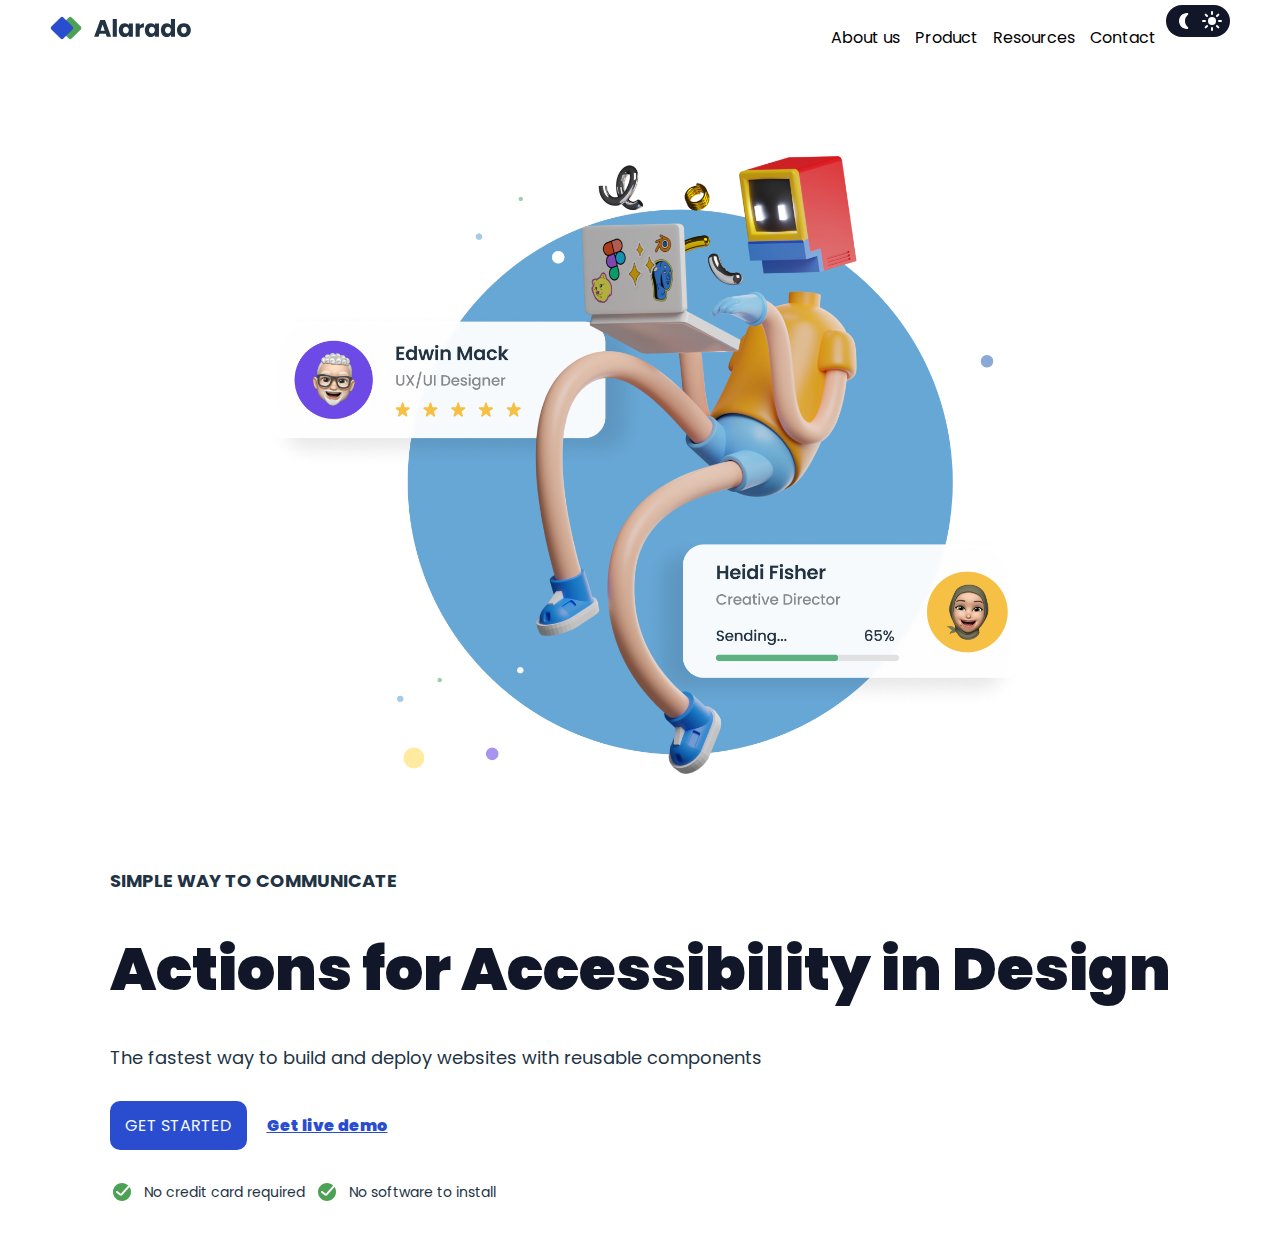
<file: public/Responsive-Homepage/index.html>
<!DOCTYPE html>
<html lang="en">
<head>
    <meta charset="UTF-8">
    <meta name="viewport" content="width=device-width, initial-scale=1.0">
    <title>Homepage Design</title>
    <link rel="preconnect" href="https://fonts.googleapis.com">
    <link rel="preconnect" href="https://fonts.gstatic.com" crossorigin>
    <link href="https://fonts.googleapis.com/css2?family=Poppins&display=swap" rel="stylesheet">
    <link href="https://cdn.jsdelivr.net/npm/bootstrap@5.3.2/dist/css/bootstrap.min.css" rel="stylesheet" integrity="sha384-T3c6CoIi6uLrA9TneNEoa7RxnatzjcDSCmG1MXxSR1GAsXEV/Dwwykc2MPK8M2HN" crossorigin="anonymous">
    <script src="https://cdn.jsdelivr.net/npm/bootstrap@5.3.2/dist/js/bootstrap.bundle.min.js" integrity="sha384-C6RzsynM9kWDrMNeT87bh95OGNyZPhcTNXj1NW7RuBCsyN/o0jlpcV8Qyq46cDfL" crossorigin="anonymous"></script>
    <link rel="stylesheet" href="./styles.css">
    <script src="script.js"></script>
</head>
<body>
    <div class="container">
        <img src="./images/alarado-icon-homepage.svg" alt="Logo Icon" id="logo">
        <img class="logo logo-light" src="images/alarado-icon-homepage-light.svg" alt="Logo Icon" id="logo-light">
        <div class="navbar">       
            <ul class="links">
                <li>About us</li>
                <li>Product</li>
                <li>Resources</li>
                <li>Contact</li>
            </ul>
            <button id="dark-mode" onclick="darkMode()">
                <svg width="24" height="24" viewBox="0 0 24 24" fill="#FFF" xmlns="http://www.w3.org/2000/svg">
                    <path fill-rule="evenodd" clip-rule="evenodd" d="M15 4C15.292 4 15.438 4 15.5781 4.04183C16.192 4.22522 16.4775 4.93111 16.1637 5.48976C16.0921 5.61719 15.8744 5.82779 15.4389 6.249C13.935 7.70352 13 9.74257 13 12C13 14.2574 13.935 16.2965 15.4389 17.751C15.8744 18.1722 16.0921 18.3828 16.1637 18.5102C16.4775 19.0689 16.192 19.7748 15.5781 19.9582C15.438 20 15.292 20 15 20V20C10.5817 20 7 16.4183 7 12C7 7.58172 10.5817 4 15 4V4Z" fill="#fff"/>
                </svg>
                <svg width="24" height="24" viewBox="0 0 24 24" fill="#fff" xmlns="http://www.w3.org/2000/svg">
                    <circle cx="12" cy="12" r="4" fill="#fff"/>
                    <path d="M12 5V3" stroke="#fff" stroke-width="2" stroke-linecap="round"/>
                    <path d="M12 21V19" stroke="#fff" stroke-width="2" stroke-linecap="round"/>
                    <path d="M16.9498 7.04996L18.364 5.63574" stroke="#fff" stroke-width="2" stroke-linecap="round"/>
                    <path d="M5.63608 18.3644L7.05029 16.9502" stroke="#fff" stroke-width="2" stroke-linecap="round"/>
                    <path d="M19 12L21 12" stroke="#fff" stroke-width="2" stroke-linecap="round"/>
                    <path d="M3 12L5 12" stroke="#fff" stroke-width="2" stroke-linecap="round"/>
                    <path d="M16.9498 16.95L18.364 18.3643" stroke="#fff" stroke-width="2" stroke-linecap="round"/>
                    <path d="M5.63608 5.63559L7.05029 7.0498" stroke="#fff" stroke-width="2" stroke-linecap="round"/>
                </svg>
            </button>
            <nav class="navbar navbar-expand-lg navbar-dark bg-secondary" aria-label="Fifth navbar example">
                <div class="container-fluid">
                  <button class="navbar-toggler" type="button" data-bs-toggle="collapse" data-bs-target="#navbarsExample05" aria-controls="navbarsExample05" aria-expanded="false" aria-label="Toggle navigation">
                    <span class="navbar-toggler-icon"></span>
                  </button>
            
                  <div class="collapse navbar-collapse" id="navbarsExample05">
                    <ul class="links navbar-nav me-auto mb-2 mb-lg-0">
                      <li class="nav-item">
                        <a class="nav-link active">About Us</a>
                      </li>
                      <li class="nav-item">
                        <a class="nav-link">Product</a>
                      </li>
                      <li class="nav-item">
                        <a class="nav-link">Resources</a>
                      </li>
                      <li class="nav-item">
                        <a class="nav-link">Contact</a>
                      </li>
                      <li class="nav-item">
                        <button id="dark-mode-collapsed" onclick="darkMode()">
                            <svg width="24" height="24" viewBox="0 0 24 24" fill="#FFF" xmlns="http://www.w3.org/2000/svg">
                                <path fill-rule="evenodd" clip-rule="evenodd" d="M15 4C15.292 4 15.438 4 15.5781 4.04183C16.192 4.22522 16.4775 4.93111 16.1637 5.48976C16.0921 5.61719 15.8744 5.82779 15.4389 6.249C13.935 7.70352 13 9.74257 13 12C13 14.2574 13.935 16.2965 15.4389 17.751C15.8744 18.1722 16.0921 18.3828 16.1637 18.5102C16.4775 19.0689 16.192 19.7748 15.5781 19.9582C15.438 20 15.292 20 15 20V20C10.5817 20 7 16.4183 7 12C7 7.58172 10.5817 4 15 4V4Z" fill="#fff"/>
                            </svg>
                            <svg width="24" height="24" viewBox="0 0 24 24" fill="#fff" xmlns="http://www.w3.org/2000/svg">
                                <circle cx="12" cy="12" r="4" fill="#fff"/>
                                <path d="M12 5V3" stroke="#fff" stroke-width="2" stroke-linecap="round"/>
                                <path d="M12 21V19" stroke="#fff" stroke-width="2" stroke-linecap="round"/>
                                <path d="M16.9498 7.04996L18.364 5.63574" stroke="#fff" stroke-width="2" stroke-linecap="round"/>
                                <path d="M5.63608 18.3644L7.05029 16.9502" stroke="#fff" stroke-width="2" stroke-linecap="round"/>
                                <path d="M19 12L21 12" stroke="#fff" stroke-width="2" stroke-linecap="round"/>
                                <path d="M3 12L5 12" stroke="#fff" stroke-width="2" stroke-linecap="round"/>
                                <path d="M16.9498 16.95L18.364 18.3643" stroke="#fff" stroke-width="2" stroke-linecap="round"/>
                                <path d="M5.63608 5.63559L7.05029 7.0498" stroke="#fff" stroke-width="2" stroke-linecap="round"/>
                            </svg>
                        </button>
                      </li>
                    </ul>
                  </div>
                </div>
            </nav>
        </div>
    </div>
    <div class="container-main">
        <div class="grid-left">
            <h6>SIMPLE WAY TO COMMUNICATE</h6>
            <h1>Actions for Accessibility in Design</h1>
            <p>The fastest way to build and deploy websites with reusable components</p>
            <div class="button-section">
                <button>GET STARTED</button>
                <a>Get live demo</a>
            </div>
            <div class="footer">
                <svg width="24" height="24" viewBox="0 0 24 24" fill="currentColor" xmlns="http://www.w3.org/2000/svg">
                    <path fill-rule="evenodd" clip-rule="evenodd" d="M12 21C16.9706 21 21 16.9706 21 12C21 10.1666 20.4518 8.46124 19.5103 7.03891L12.355 14.9893C11.6624 15.7589 10.4968 15.8726 9.66844 15.2513L6.4 12.8C5.95817 12.4686 5.86863 11.8418 6.2 11.4C6.53137 10.9582 7.15817 10.8686 7.6 11.2L10.8684 13.6513L18.214 5.48955C16.5986 3.94717 14.4099 3 12 3C7.02944 3 3 7.02944 3 12C3 16.9706 7.02944 21 12 21Z" fill="#4CA154"/>
                </svg>
                <p>No credit card required</p>
                <svg width="24" height="24" viewBox="0 0 24 24" fill="currentColor" xmlns="http://www.w3.org/2000/svg">
                    <path fill-rule="evenodd" clip-rule="evenodd" d="M12 21C16.9706 21 21 16.9706 21 12C21 10.1666 20.4518 8.46124 19.5103 7.03891L12.355 14.9893C11.6624 15.7589 10.4968 15.8726 9.66844 15.2513L6.4 12.8C5.95817 12.4686 5.86863 11.8418 6.2 11.4C6.53137 10.9582 7.15817 10.8686 7.6 11.2L10.8684 13.6513L18.214 5.48955C16.5986 3.94717 14.4099 3 12 3C7.02944 3 3 7.02944 3 12C3 16.9706 7.02944 21 12 21Z" fill="#4CA154"/>
                </svg>
                <p>No software to install</p>
            </div>
        </div>
        <div class="grid-right">
            <img src="./images/hero-image-simple-homepage.png" alt="Robot Floating in Space">
        </div>
    </div>
</body>
</html>
</file>
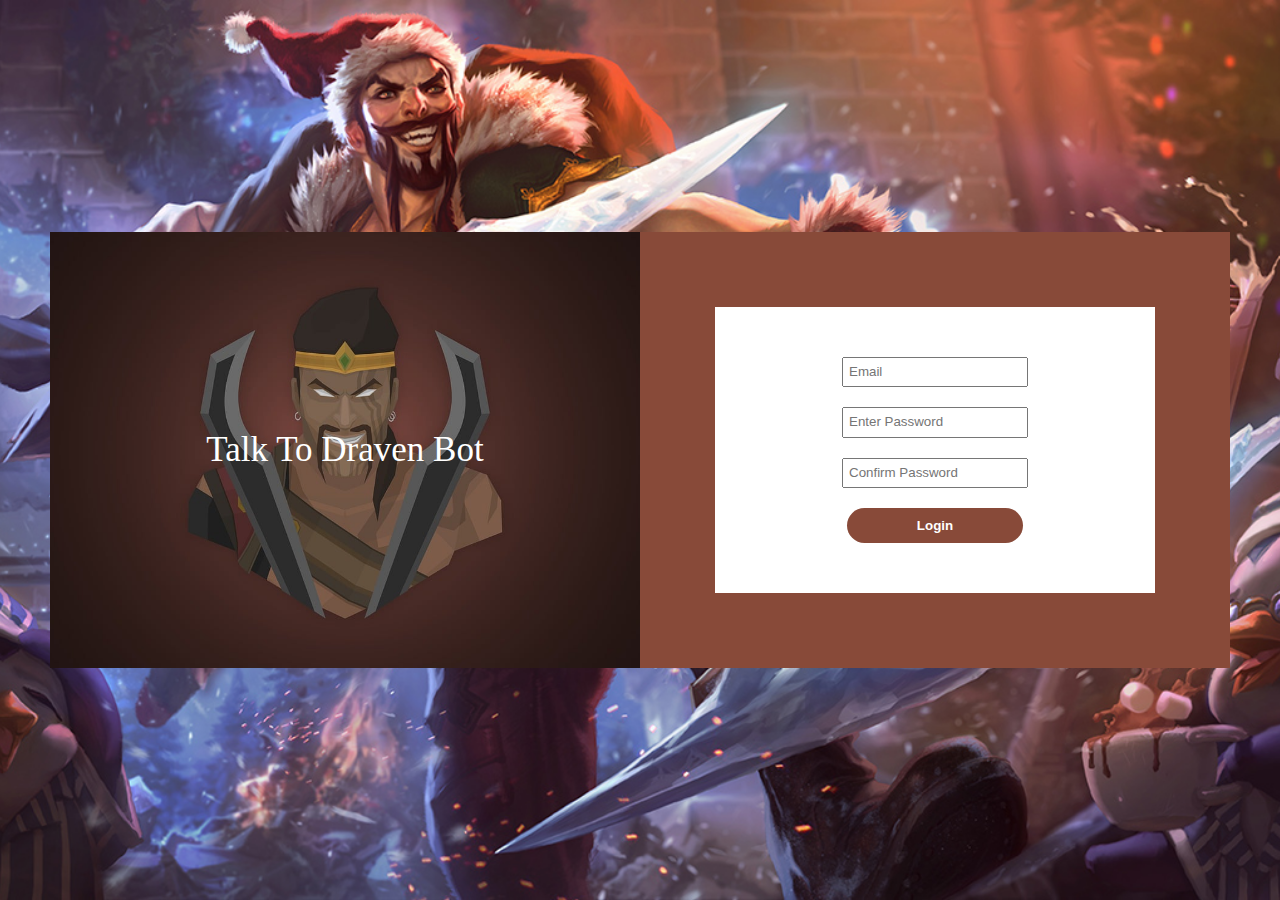
<file: public/Sign Up Page/index.html>
<!DOCTYPE html>
<html lang="en">
<head>
    <meta charset="UTF-8">
    <meta name="viewport" content="width=device-width, initial-scale=1.0">
    <title>Draven ChatBot</title>
    <link href="./styles.css" rel="stylesheet">
    <script src="script.js"></script>
</head>
<body>    
    <div class="form-container">
        <div class="image-container">
            <img src="./images/logo.jpg" alt="Image of Draven">
            <div class="left-info">
                <p>Talk To Draven Bot</p>
            </div>  
        </div>
        <div class="right-info">
            <form method="post" action="#">
                <input type="text" id="email" placeholder="Email" required>
                <input type="password" id="password" placeholder="Enter Password" required>
                <input type="password" id="confirm-password" placeholder="Confirm Password" required>
                <button class="signup-button" onclick="login(event)">Login</button>
            </form>
        </div>
        <div class="chatbot-container" id="chatbotContainer">
            <div class="chatbot">
                <h2>Welcome to the League of Draven</h2>
                <div id="chat"></div>
                <input type="text" id="userInput" placeholder="Send a message..." onkeypress="sendWithEnter(event)">
                <button onclick="sendMessage()">Send</button>
            </div>
        </div>
    </div>
</body>
</html>
</file>
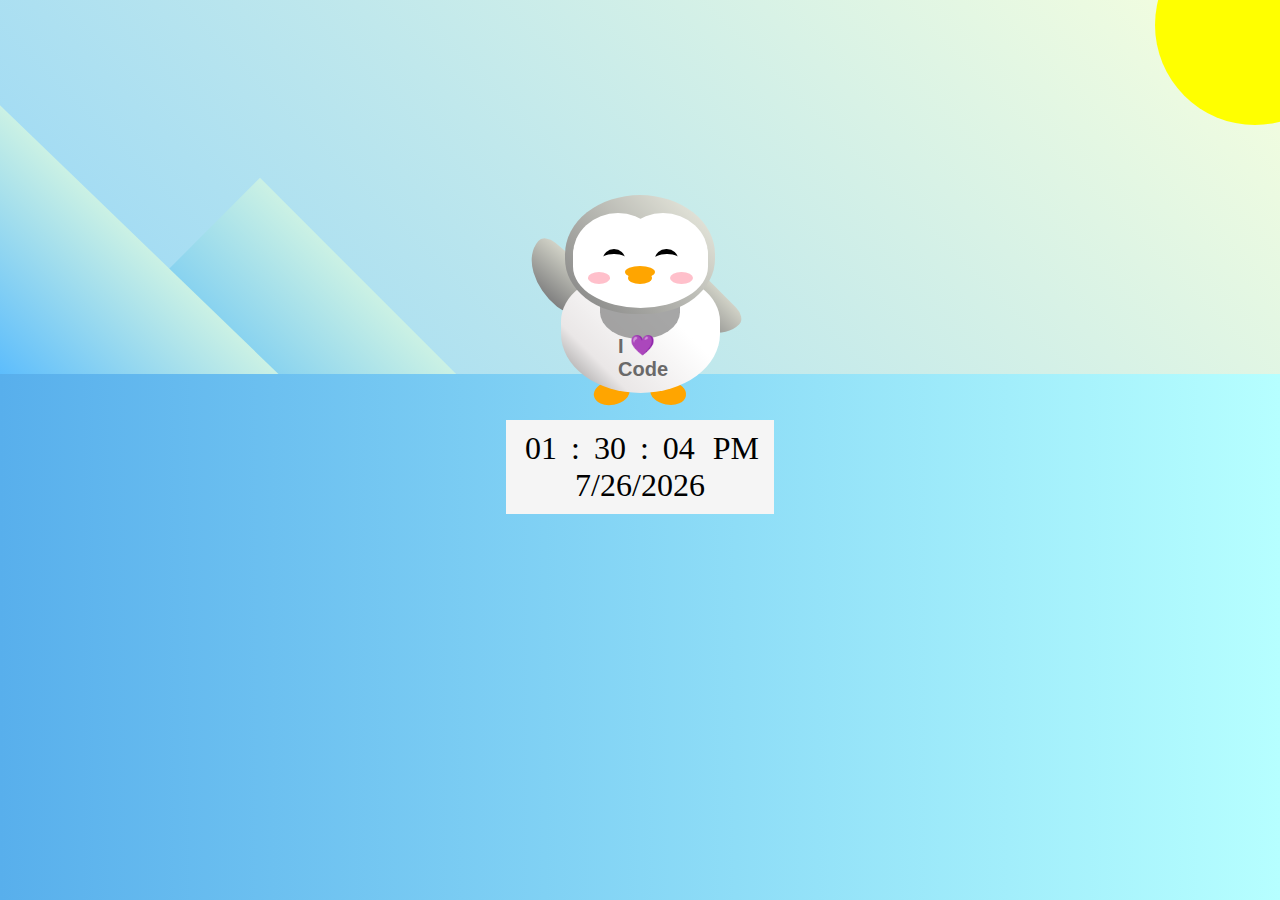
<file: public/Penguin/penguin.html>
<!DOCTYPE html>
<html lang="en">
  <head>
    <meta charset="UTF-8" />
    <link rel="stylesheet" href="./styles.css" />
    <script src="clock.js"></script>
    <title>Penguin</title>
    <meta name="viewport" content="width=device-width, initial-scale=1.0" />
  </head>

  <body>
    <div class="clock">
      <div class="clock-box"></div>
        <span id="hours">&nbsp;</span>
        <span>:</span>
        <span id="minutes">&nbsp;</span>
        <span>:</span>
        <span id="seconds">&nbsp;</span>&nbsp;
        <span id="ampm">&nbsp;</span><br>
        <span id="todays"></span>
      </div>
    </div>
    <div class="left-mountain"></div>
    <div class="back-mountain"></div>
    <div class="sun"></div>
    <div class="penguin">
      <div class="penguin-head">
        <div class="face left"></div>
        <div class="face right"></div>
        <div class="chin"></div>
        <div class="eye left">
          <div class="eye-lid"></div>
        </div>
        <div class="eye right">
          <div class="eye-lid"></div>
        </div>
        <div class="blush left"></div>
        <div class="blush right"></div>
        <div class="beak top"></div>
        <div class="beak bottom"></div>
      </div>
      <div class="shirt">
        <div>💜</div>
        <p>I Code</p>
      </div> 
      <div class="penguin-body">
        <div class="arm left"></div>
        <div class="arm right"></div>
        <div class="foot left"></div>
        <div class="foot right"></div>
      </div>
    </div>

    <div class="ground"></div>
  </body>
</html>
</file>
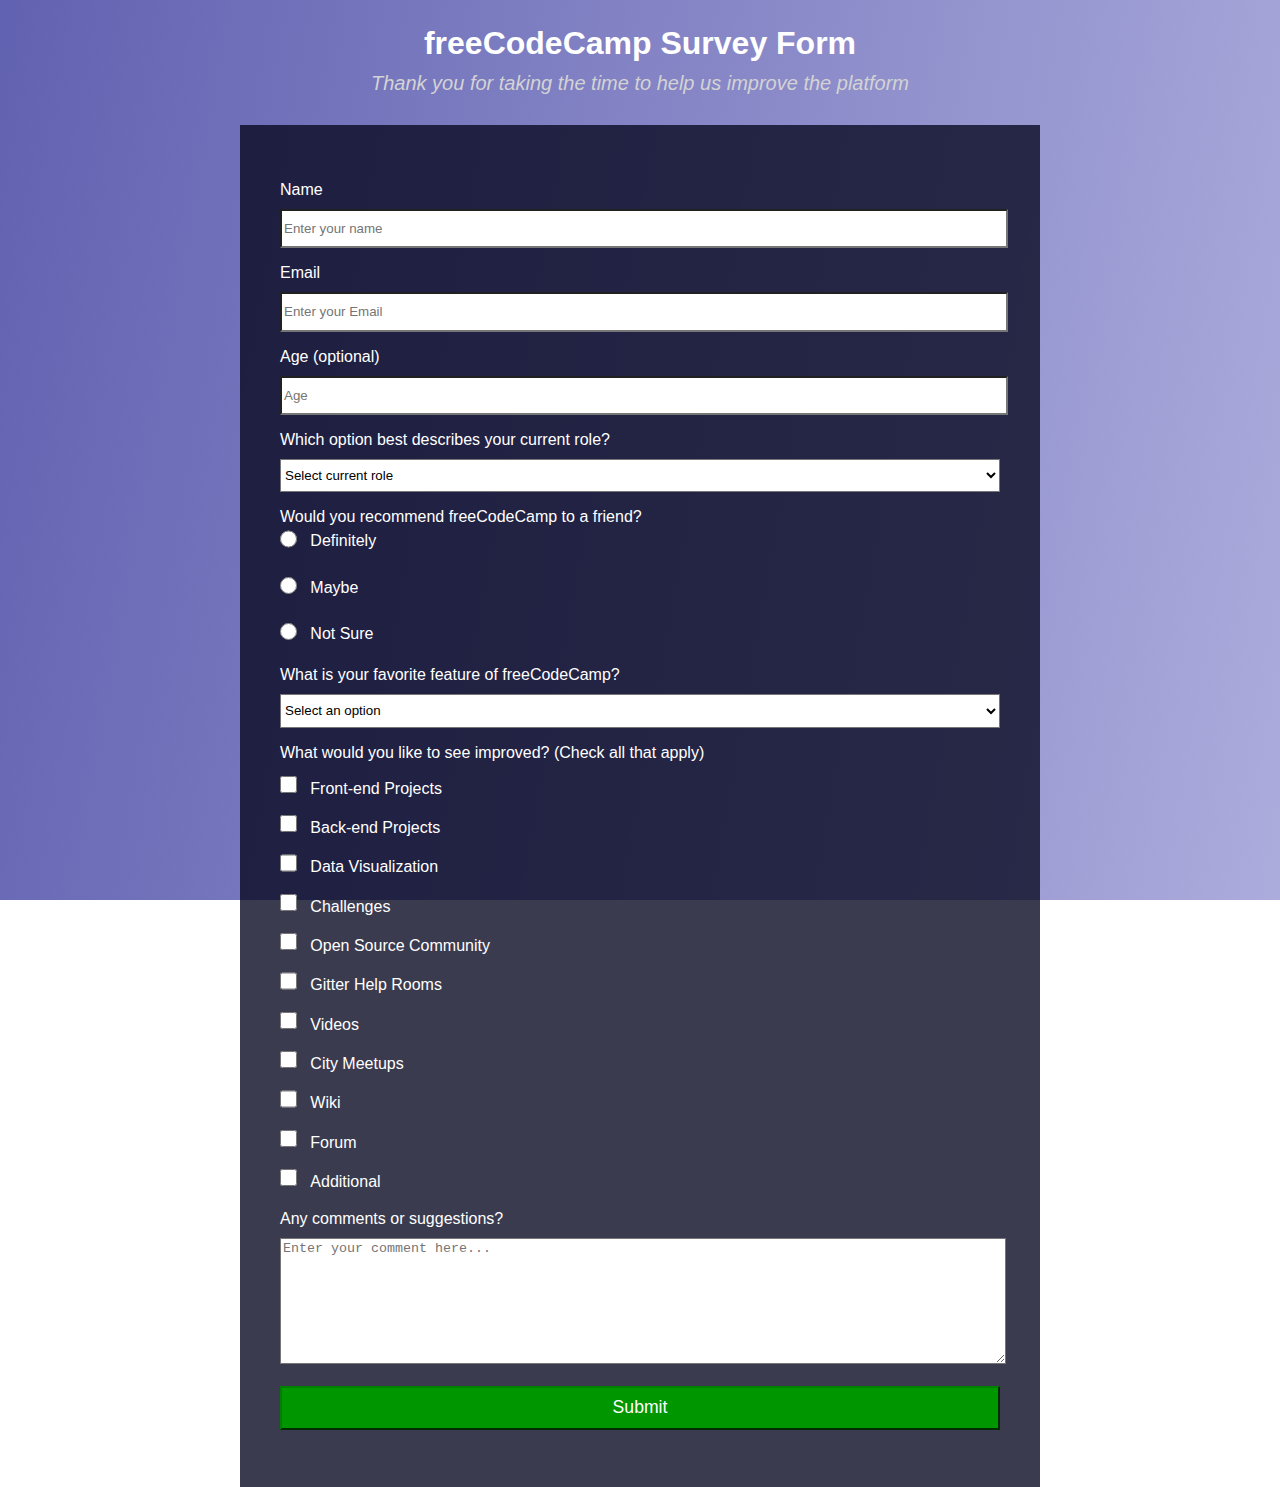
<file: public/Survey Form/SurveyForm.html>
<!DOCTYPE html>
<html lang="en">
  <head>
    <meta charset="utf-8">
    <meta name="viewport" content="width=device-width, initial-scale=1.0">
    <title>Survey Form</title>
    <link rel="stylesheet" href="styles.css">
  </head>
  <body>
    <h1 id="title">freeCodeCamp Survey Form</h1>

    <p id="description">Thank you for taking the time to help us improve the platform</p>

    <form id="survey-form">
      <label id="name-label">Name <input type="text" id="name" placeholder="Enter your name" required></label>
      <label id="email-label">Email<input type="email" id="email" placeholder="Enter your Email" required></label>
      <label id="number-label">Age (optional)<input id="number" type="number" min="13" max="100" placeholder="Age"></label>

      <label for="dropdown" name="dropdown">Which option best describes your current role?
        <select id="dropdown">
          <option>Select current role</option>
          <option>Student</option>
          <option>Full Time Job</option>
          <option>Full Time Learner</option>
          <option>Prefer not to say</option>
          <option>Other</option>
        </select>
      </label>

      <label for="recommend" class="recommend">Would you recommend freeCodeCamp to a friend?</label>
        <label for="yes"><input type="radio" name="recommend" value="yes" class="inline"/>Definitely</label>
        <label for="maybe"><input type="radio" name="recommend" value="maybe" class="inline"/>Maybe</label>
        <label for="no"><input type="radio" name="recommend" value="no" class="inline"/>Not Sure</label>

      <label for="second-dropdown" name="second-dropdown">What is your favorite feature of freeCodeCamp?
        <select id="second-dropdown">
          <option>Select an option</option>
          <option>Challenges</option>
          <option>Projects</option>
          <option>Community</option>
          <option>Open Source</option>
        </select>
      </label>

      <label for="improvement">What would you like to see improved? (Check all that apply)
        <label for="front-end">
          <input id="front-end" type="checkbox" name="front-end" value="front-end" class="inline">Front-end Projects</label>

        <label for="back-end">
          <input id="back-end" type="checkbox" name="back-end" value="back-end" class="inline">Back-end Projects</label>

        <label for="data-visualization">
          <input id="data-visualization" type="checkbox" name="data-visualization" value="data-visualization" class="inline">Data Visualization</label>

        <label for="challenges">
          <input id="challenges" type="checkbox" name="challenges" value="challenges" class="inline">Challenges</label>

        <label for="open-source">
          <input id="open-source" type="checkbox" name="open-source" value="open-source" class="inline">Open Source Community</label>

        <label for="help-rooms">
          <input id="help-rooms" type="checkbox" name="help-rooms" value="help-rooms" class="inline">Gitter Help Rooms</label>

        <label for="videos">
          <input id="videos" type="checkbox" name="videos" value="videos" class="inline">Videos</label>

        <label for="city-meetups">
          <input id="city-meetups" type="checkbox" name="city-meetups" value="city-meetups" class="inline">City Meetups</label>

        <label for="wiki">
          <input id="wiki" type="checkbox" name="wiki" value="wiki" class="inline">Wiki</label>

        <label for="forum">
          <input id="forum" type="checkbox" name="forum" value="forum" class="inline">Forum</label>

        <label for="additional">
          <input id="additional" type="checkbox" name="additional" value="additional" class="inline">Additional</label>
      </label>

      <label for="comments">Any comments or suggestions?
        <textarea rows="8" cols="65" placeholder="Enter your comment here..."></textarea>
      </label>

      <input type="submit" id="submit">
    </form>
  </body>
</html>
</file>
<file: public/Responsive-Homepage/styles.css>
* {
    margin: 0;
    padding: 0;
    box-sizing: border-box;
    font-family: 'Poppins', sans-serif;
}

body {
    min-height: 100vh;
    min-width: 100vw;
    overflow-x: hidden;
}

.container {
    width: 100%;
    padding: 5px 50px;
    display: flex;
    justify-content: space-between;
    align-items: center;
}


.navbar {
    display: flex;
}

.links {
    list-style-type: none;
    display: flex;
    justify-content: center;
    align-items: center;
}

.links > li {
    margin-left: 15px;
    margin-top: 20px
}

.links > li:last-of-type {
    margin-right: 10px;
}

#dark-mode {
    background-color: #111729;
    width: 4rem;
    height:1rem;
    gap: .2rem;
    padding: 1rem .2rem;
    border-radius: 1rem;
    display: flex;
    justify-content: center;
    align-items: center;
    cursor: pointer;
}

.container-main {
    font-family: 'Poppins', sans-serif;
    display: flex;
    flex-direction: row;
}

.grid-left {
    display: flex;
    flex-direction: column;
    align-items: flex-start;
    justify-content: center;
    flex-wrap: wrap;
    gap: 30px;
    margin-top: 0px;
    margin-left: 50px;
}

.grid-left > h6, p {
    font-size: 18px;
    color: #223344;
}

.grid-left > h1 {
    font-size: 60px;
    color: #111729;
    font-weight: 900;
}

.button-section {
    display: flex;
    align-items: center;
    gap: 20px;
}

.button-section > a {
    text-decoration: underline;
    font-weight: 900;
    color:#2A4DD0;
    cursor: pointer;
}

button {
    color: #F2F9FE;
    font-size: 16px;
    padding: 12px 15px;
    border-radius: 10px;
    border: none;
    background-color: #2A4DD0;
    cursor: pointer;
}

.grid-right {
    margin: 0px 50px 0px 0px;
}

.grid-right > img {
    height: 100%;
    width: 100%;
    object-fit: contain;
}

.footer {
    display: flex;
    align-items: center;
    gap: 10px;
    margin-bottom: 50px;
}

svg {
    color: #4CA154;
}

.footer > p {
    font-size: 14px;
}

#logo-light {
    display: none;
}

.dark-mode {
    background-color: #111729;
    color: white;
}

.dark-mode > #logo {
    display: none;
}

.dark-mode > #logo-light {
    display: block;
}

.dark-mode > p {
    color: #ffffff;
}

.dark-mode > h6 {
    color: white;
}

.dark-mode > h1 {
    color: white;
}

.dark-mode > #dark-mode {
    background-color: #909193;
}


@media (max-width: 1280px) {
    .container-main {
        display: flex;
        flex-direction: column-reverse;
        align-items: center;
        justify-content: center;
    }

    .grid-right {
        align-self: flex-start;
        margin: 50px 250px;
    }

    .grid-left {
        align-self: center;
        margin: 0;
        margin-left: auto;
        margin-right: auto;
    }
    
    .grid-left > h1 {
        font-size: 60px;
        font-weight: 900;
    }
}

@media (max-width: 1000px) {
    .grid-left {
        flex-basis: 400px;
        margin-top: 50px;
        margin-bottom: 150px;
    }

    .grid-left > h6, p {
        font-size: 15px;
    }
    
    .grid-left > h1 {
        font-size: 45px;
        font-weight: 900;
    }

    .grid-right {
       margin-bottom: 150px;
    }
}

@media (max-width: 850px) {
    .grid-left {
        margin: 50px 0 50px 50px;
    }

    .grid-right {
        margin-bottom: 50px;
    } 
}

@media (max-width: 770px) {
    .navbar > .links {
        display: none;
    }

    .grid-right {
        margin-left: 50px;
        margin-right: 50px;
    }

    .grid-left > h6, p {
        font-size: 18px;
    }
    
    .grid-left > h1 {
        font-size: 60px;
        font-weight: 900;
    }
    
    #dark-mode {
        display: none;
    }

    #dark-mode-collapsed {
        background-color: #909193;
        width: 3rem;
        height: 1.5rem;
        gap: .2rem;
        padding: .8rem .3rem;
        border-radius: 1rem;
        display: flex;
        justify-content: space-between;
        align-items: center;
    }

}

@media (min-width: 770px) {
    nav {
        display: none !important;
    }
}

@media (max-width: 300px) {
    .grid-left {
        gap: 15px;
    }
    .grid-left > h6, p {
        font-size: 7px;
    }
    
    .grid-left > h1 {
        font-size: 15px;
        font-weight: 900;
    }
}
</file>
<file: public/Sign Up Page/styles.css>
* {
    margin: 0;
    padding: 0;
    box-sizing: border-box;
}

body {
    background-color: #397e88;
    display: flex;
    flex-direction: column;
    align-items: center;
    justify-content: center;
    background-image: url(./images/santa-draven.jpg);
    background-position: center center;
    background-repeat: no-repeat;
    background-attachment: fixed;
    background-size: cover;
    height: 100vh;
}

.image-container {
    position: relative;
    text-align: center;
    color: #fff;
}

.left-info {
    position: absolute;
    top: 50%;
    left: 50%;
    transform: translate(-50%, -50%);
}

p {
    font-size: 35px;
}

img {
    position: relative;
    height: 100%;
    width: 100%;
    object-fit: cover;
}

.form-container {
    display: grid;
    grid-template-columns: 1fr 1fr;
    grid-template-rows: 1fr;
    margin: 50px;
    background-color: #884A39;
}

form {
    display: flex;
    flex-direction: column;
    justify-content: center;
    align-items: center;
    margin: 75px 75px 75px 75px;
    padding: 50px;
    gap: 20px;
    background-color: #fff;
}


h1 {
    margin-left: 40px;
}

input {
    line-height: 2em;
    padding-left: 5px;
}

button {
    border: none;
    padding: 10px;
    padding-left: 70px;
    padding-right: 70px;
    border-radius: 25px;
    background-color: #884A39;
    color: #fff;
    font-weight: 900;
}

.chatbot-container {
    display: none;
}

.chatbot {
    display: flex;
    flex-direction: column;
    justify-content: center;
    align-items: center;
}

.chatbot > div {
    background-color: #fff;
}

.chatbot > h2 {
    color:#fff;
    text-align: center;
    width: 100%;
    margin-top: 15px;
}

#chat {
    width: 90%;
    margin: 15px auto 15px auto;
}

#userInput {
    width: 50%;
}

.user-message {
    width: 50%;
    float: left;
    clear: both;
}

.chatbot-message {
    width: 50%;
    float: right;
    clear: both;
    overflow: hidden;
}

.chatbot-container button {
    background-color: #fff;
    color:#884A39;
    padding: 5px 20px 5px 20px;
    margin-top: 15px;
    margin-bottom: 15px;
}

@media (max-width: 768px) {
    p {
        font-size: 20px;
    }

    .form-container {
        display: flex;
        flex-direction: column;
        align-items: center;
        justify-content: center;
        width: 70%;
    }

    form {
        width: 100%;
        margin-top: 50px;
        margin-left: auto;
        padding: 15px 10px 15px 10px;
    }

    input {
        line-height: 1em;
    }

    button {
        width: 80%;
        font-weight: 600;
        padding: 15px;
    }
}

@media (max-width: 530px) {
    form {
        margin-right: auto;
    }
}

@media (max-width: 300px) {
    form {
        width: 70%;
    }

    input {
        width: 90%;
    }

    p {
        font-size: 12px;
    }
}
</file>
<file: public/Penguin/styles.css>
:root {
    --penguin-face: white;
    --penguin-picorna: orange;
    --penguin-skin: gray;
}

body {
    background: linear-gradient(45deg, rgb(118, 201, 255), rgb(247, 255, 222));
    margin: 0;
    padding: 0;
    width: 100%;
    height: 100vh;
    overflow: hidden;
    display: flex;
    flex-direction: column;
    align-items: center;
}

.clock {
    text-align: center;
    background-color: whitesmoke;
    padding: 10px;
    position: relative;
    top: 420px;
    z-index: 4;
}

.clock-box {
    display: inline-block;
    justify-content: center;
    align-items: center;
}


span {
    color: black;
    font-size: 2rem;
    margin: 0 5px;
}



.left-mountain {
    width: 300px;
    height: 300px;
    background: linear-gradient(rgb(203, 241, 228), rgb(80, 183, 255));
    position: absolute;
    transform: skew(0deg, 44deg);
    z-index: 2;
    left: 0px;
    margin-top: 250px;
}

.back-mountain {
width: 300px;
height: 300px;
background: linear-gradient(rgb(203, 241, 228), rgb(47, 170, 255));
position: absolute;
z-index: 1;
transform: rotate(45deg);
left: 110px;
top: 240px;
}

.sun {
width: 200px;
height: 200px;
background-color: yellow;
position: absolute;
border-radius: 50%;
top: -75px;
right: -75px;
}

.penguin {
width: 300px;
height: 300px;
margin: auto;
margin-top: 75px;
z-index: 4;
position: relative;
transition: transform 1s ease-in-out 0ms;
}

.penguin * {
position: absolute;
}

.penguin:active {
transform: scale(1.5);
cursor: not-allowed;
}

.penguin-head {
width: 50%;
height: 45%;
background: linear-gradient(
    45deg,
    var(--penguin-skin),
    rgb(239, 240, 228)
);

border-radius: 70% 70% 65% 65%;
top: 10%;
left: 25%;
z-index: 1;
}

.face {
width: 60%;
height: 70%;
background-color: var(--penguin-face);
border-radius: 70% 70% 60% 60%;
top: 15%;
}

.face.left {
left: 5%;
}

.face.right {
right: 5%;
}

.chin {
width: 90%;
height: 70%;
background-color: var(--penguin-face);
top: 25%;
left: 5%;
border-radius: 70% 70% 100% 100%;
}

.eye {
width: 15%;
height: 17%;
background-color: black;
top: 45%;
border-radius: 50%;
}

.eye.left {
left: 25%;
}

.eye.right {
right: 25%;
}

.eye-lid {
width: 150%;
height: 100%;
background-color: var(--penguin-face);
top: 25%;
left: -23%;
border-radius: 50%;
}

.blush {
width: 15%;
height: 10%;
background-color: pink;
top: 65%;
border-radius: 50%;
}

.blush.left {
left: 15%;
}

.blush.right {
right: 15%;
}

.beak {
height: 10%;
background-color: var(--penguin-picorna);
border-radius: 50%;
}

.beak.top {
width: 20%;
top: 60%;
left: 40%;
}

.beak.bottom {
width: 16%;
top: 65%;
left: 42%;
}

.shirt {
font: bold 20px Helvetica, sans-serif;
top: 146px;
left: 128px;
z-index: 1;
color: #6a6969;
}

.shirt div {
font-weight:  initial;
top: 18px;
left: 12px;
}

.penguin-body {
width: 53%;
height: 45%;
background: linear-gradient(
    45deg,
    rgb(134, 133, 133) 0%,
    rgb(234, 231, 231) 25%,
    white 67%
);
border-radius: 80% 80% 100% 100%;
top: 40%;
left: 23.5%;
}

.penguin-body::before {
content: "";
position: absolute;
width: 50%;
height: 45%;
background-color: var(--penguin-skin);
top: 10%;
left: 25%;
border-radius: 0% 0% 100% 100%;
opacity: 70%;
}

.arm {
width: 30%;
height: 60%;
background: linear-gradient(
    90deg,
    var(--penguin-skin),
    rgb(209, 210, 199)
);
border-radius: 30% 30% 30% 120%;
z-index: -1;
}

.arm.left {
top: 35%;
left: 5%;
transform-origin: top left; 
transform: rotate(130deg) scaleX(-1);
animation: 3s linear infinite wave;
}

.arm.right {
top: 0%;
right: -5%;
transform: rotate(-45deg);
}

@keyframes wave {
10% {
    transform: rotate(110deg) scaleX(-1);
}
20% {
    transform: rotate(130deg) scaleX(-1);
}
30% {
    transform: rotate(110deg) scaleX(-1);
}
40% {
    transform: rotate(130deg) scaleX(-1);
}
}

.foot {
width:  15%;
height: 30%;
background-color: var(--penguin-picorna);
top: 85%;
border-radius: 50%;
z-index: -1;
}

.foot.left {
left: 25%;
transform: rotate(80deg);
}

.foot.right {
right: 25%;
transform: rotate(-80deg);
}

.ground {
width: 100vw;
height: calc(100vh - 300px);
background: linear-gradient(90deg, rgb(88, 175, 236), rgb(182, 255, 255));
z-index: 3;
position: relative;
margin-top: -58px;
}

@media only screen and (max-width:530px) {
    .clock {
        position: absolute;
        left: 50%;
        transform: translateX(-50%);
        margin-top: -60px;
        
    }

    .ground {
        background: linear-gradient(#93a5cf, #090cbd);
    }

    body {
        background: linear-gradient(180deg, rgb(38, 55, 212), rgb(190, 255, 255));
    }

    .sun {
        background-color: whitesmoke;
    }

    .back-mountain {
        background: linear-gradient(90deg, rgb(88, 150, 250), rgb(190, 255, 255));
    }

    .left-mountain {
        background: linear-gradient(25deg, rgb(88, 150, 250), rgb(190, 255, 255));
    }

    .shirt {
        top: 170px;
    }
}
</file>
<file: public/Survey Form/styles.css>
body {
  height: 100%;
  margin: 0;
  font-family: sans-serif;
  background-image: linear-gradient( 100deg, rgba(58, 58, 158, 0.8), rgba(136, 136, 206, 0.7) ), url(https://cdn.freecodecamp.org/testable-projects-fcc/images/survey-form-background.jpeg);

  background-position: center;
  background-repeat: no-repeat;
  background-size: cover;
  background-attachment: fixed;
}

p {
  margin-top: -15px;
  font-size: 20px;
  font-style: italic;
  color: rgb(211, 211, 211);
  text-align: center;
}

h1 {
  margin: 25px auto 25px auto;
  text-align: center;
  color: white;
}

form {
  background-color: #0a0a23CC;
  width: 80%;
  margin: auto;
  margin-top: 30px;
  padding: 2.5em;
  color: #ffffff;
  max-width: 720px;
}

label {
  display: block;
  margin: 1em 0;
}

.recommend {
  margin-bottom: -15px;
}

.inline {
  width: 17px;
  margin: -5px 1em 0 0;
  vertical-align: middle;
}

input, select, textarea{
  width: 100%;
  min-height: 2.5em;
  margin: 10px 0 0;
  background-color: #ffffff;
  color: #000000;
}

input[type="radio"] {
  margin-bottom: 2px;
}

input[type="checkbox"] {
  margin-bottom: 0px;
  margin-top: -10px;
}

input[type="submit"] {
  display: block;
  margin: 1em auto;
  font-size: 1.1rem;
  background-color: rgb(0, 150, 0);
  border-color: green;
  color: white;
  min-width: 300px;
}
</file>
